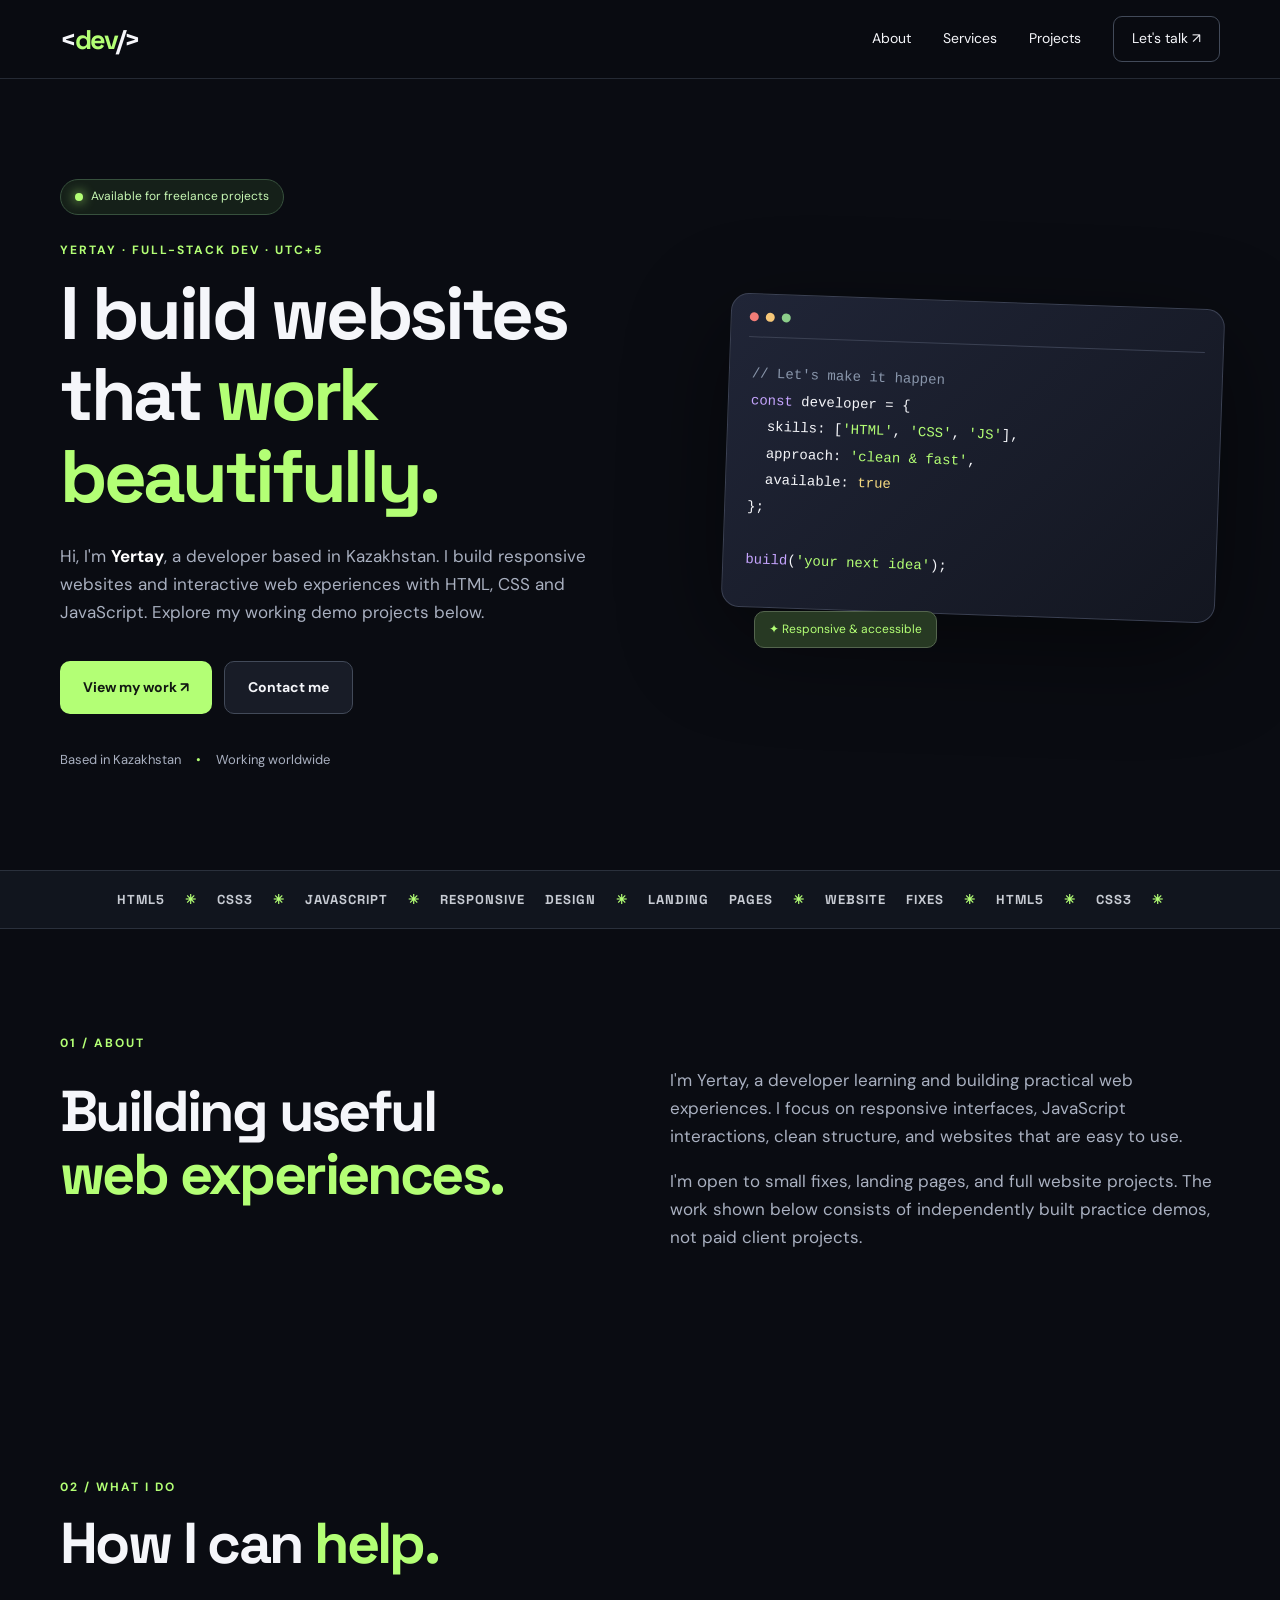
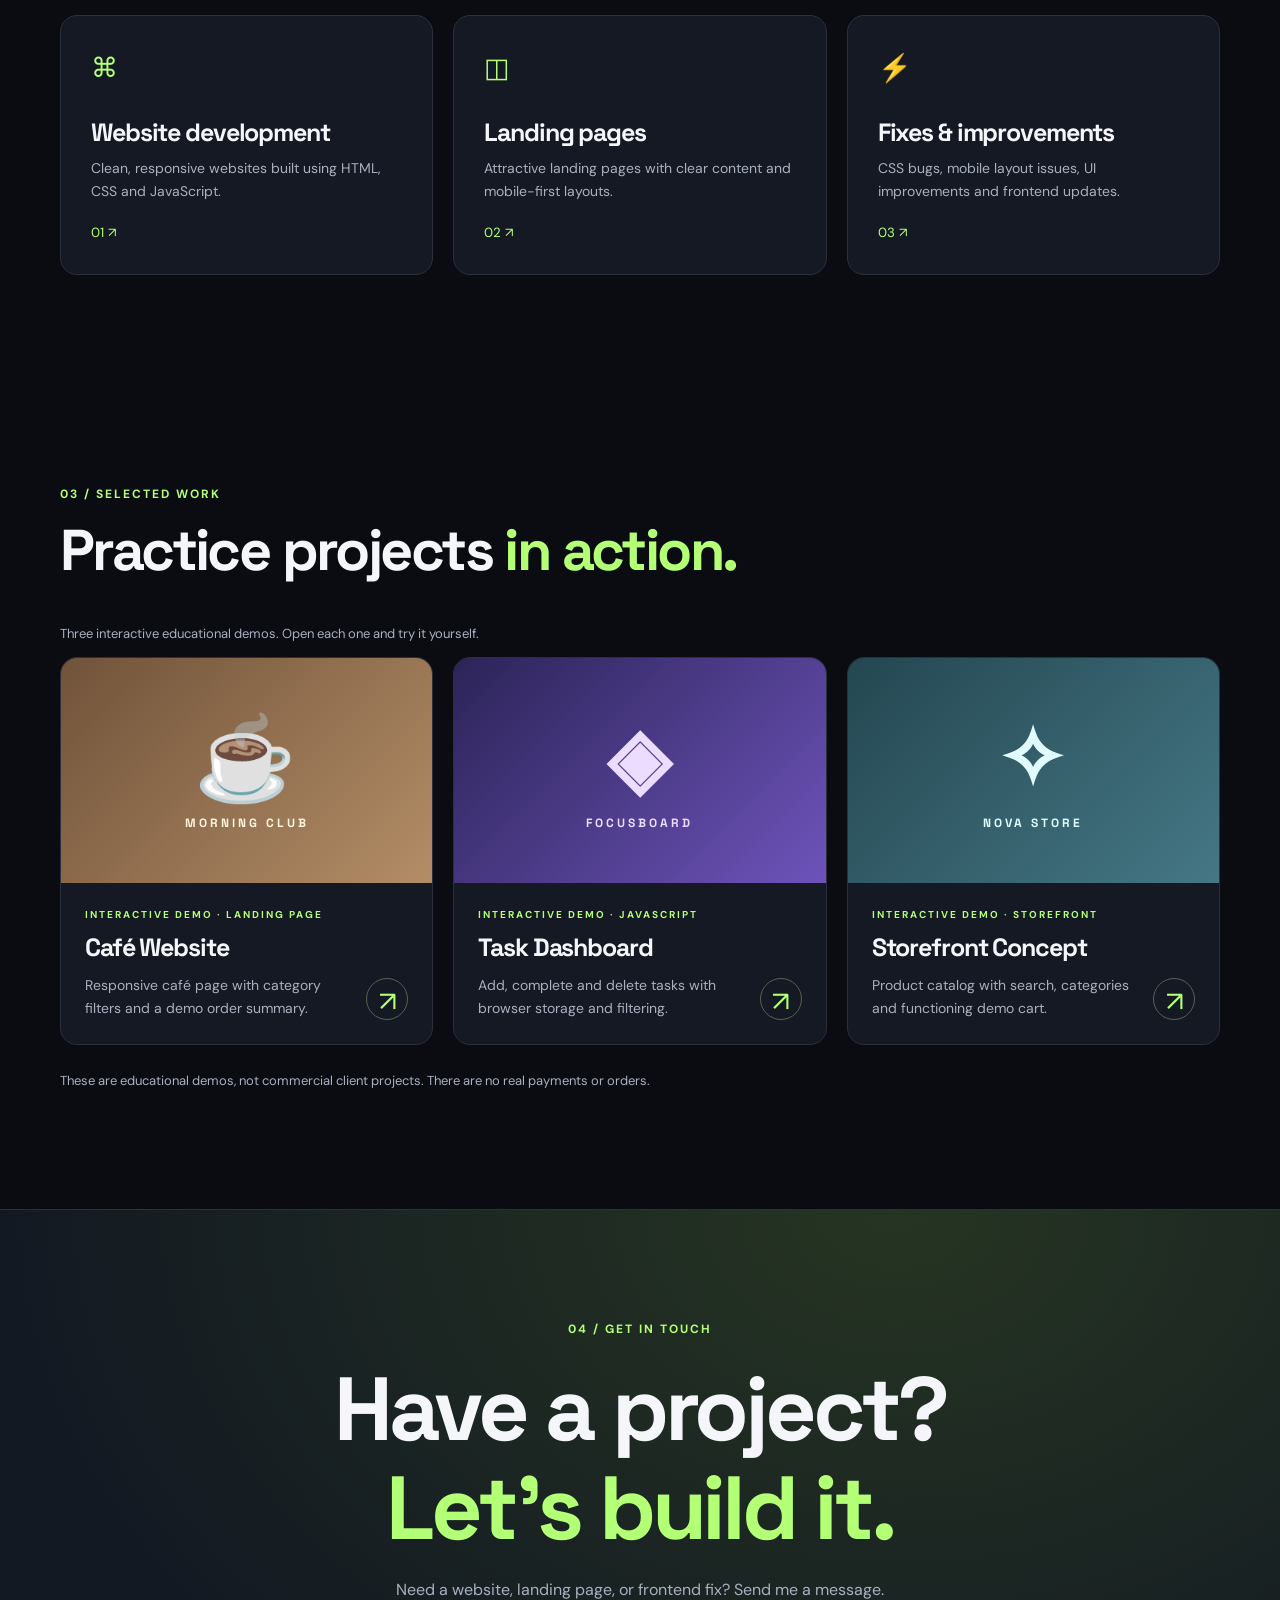
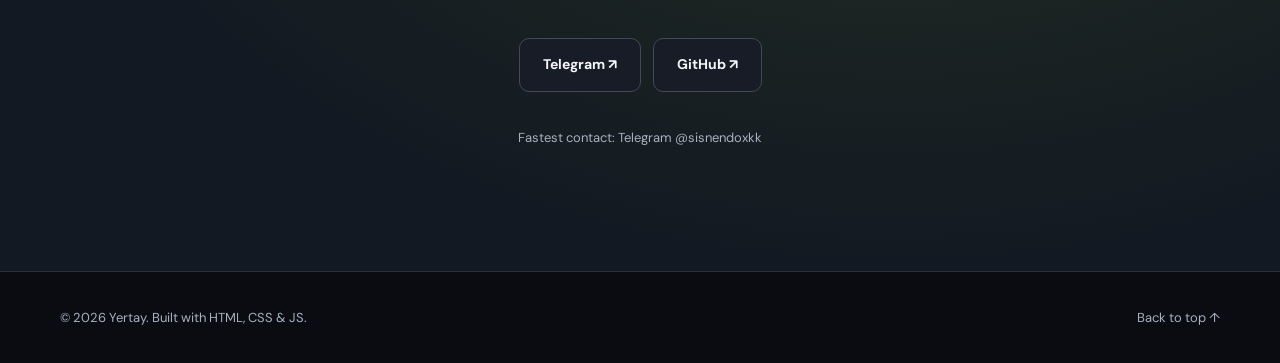
<file: index.html>
<!doctype html>
<html lang="en"><head><meta charset="utf-8"><meta name="viewport" content="width=device-width,initial-scale=1"><meta name="theme-color" content="#0a0c12"><meta name="description" content="Yertay — Web developer portfolio with interactive HTML, CSS and JavaScript demos."><title>Yertay | Full-stack dev — Portfolio</title><link rel="stylesheet" href="style.css"></head>
<body>
<header class="site-header"><nav class="container nav"><a class="logo" href="#home">&lt;<span>dev</span>/&gt;</a><button class="menu-toggle" aria-expanded="false" aria-controls="nav-links" aria-label="Toggle menu">☰</button><div class="nav-links" id="nav-links"><a href="#about">About</a><a href="#services">Services</a><a href="#projects">Projects</a><a href="#contact" class="nav-cta">Let's talk ↗</a></div></nav></header>
<main>
<section class="hero container" id="home"><div class="hero-copy"><div class="availability"><span class="pulse"></span> Available for freelance projects</div><p class="eyebrow">YERTAY · FULL-STACK DEV · UTC+5</p><h1>I build websites<br>that <em>work beautifully.</em></h1><p class="hero-sub">Hi, I'm <strong>Yertay</strong>, a developer based in Kazakhstan. I build responsive websites and interactive web experiences with HTML, CSS and JavaScript. Explore my working demo projects below.</p><div class="hero-actions"><a class="btn btn-primary" href="#projects">View my work ↗</a><a class="btn btn-secondary" href="#contact">Contact me</a></div><div class="hero-meta">Based in Kazakhstan <span>•</span> Working worldwide</div></div><div class="hero-visual"><div class="code-card"><div class="code-dots"><i></i><i></i><i></i></div><pre><span class="muted">// Let's make it happen</span>
<span class="purple">const</span> developer = {
  skills: [<span class="green">'HTML'</span>, <span class="green">'CSS'</span>, <span class="green">'JS'</span>],
  approach: <span class="green">'clean & fast'</span>,
  available: <span class="yellow">true</span>
};

<span class="purple">build</span>(<span class="green">'your next idea'</span>);</pre></div><div class="floating-tag">✦ Responsive & accessible</div></div></section>
<div class="ticker"><div class="ticker-inner">HTML5 <span>✳</span> CSS3 <span>✳</span> JAVASCRIPT <span>✳</span> RESPONSIVE DESIGN <span>✳</span> LANDING PAGES <span>✳</span> WEBSITE FIXES <span>✳</span> HTML5 <span>✳</span> CSS3 <span>✳</span></div></div>
<section class="section container" id="about"><p class="section-kicker">01 / ABOUT</p><div class="section-split"><h2>Building useful<br><span>web experiences.</span></h2><div><p>I'm Yertay, a developer learning and building practical web experiences. I focus on responsive interfaces, JavaScript interactions, clean structure, and websites that are easy to use.</p><p>I'm open to small fixes, landing pages, and full website projects. The work shown below consists of independently built practice demos, not paid client projects.</p></div></div></section>
<section class="section container" id="services"><p class="section-kicker">02 / WHAT I DO</p><h2>How I can <span>help.</span></h2><div class="service-grid"><article class="service-card"><div class="service-icon">⌘</div><h3>Website development</h3><p>Clean, responsive websites built using HTML, CSS and JavaScript.</p><small>01 ↗</small></article><article class="service-card"><div class="service-icon">◫</div><h3>Landing pages</h3><p>Attractive landing pages with clear content and mobile-first layouts.</p><small>02 ↗</small></article><article class="service-card"><div class="service-icon">⚡</div><h3>Fixes & improvements</h3><p>CSS bugs, mobile layout issues, UI improvements and frontend updates.</p><small>03 ↗</small></article></div></section>
<section class="section container" id="projects"><p class="section-kicker">03 / SELECTED WORK</p><h2>Practice projects <span>in action.</span></h2><p class="section-note">Three interactive educational demos. Open each one and try it yourself.</p><div class="project-grid">
<article class="project-card"><div class="project-art art-one"><div class="project-symbol">☕</div><span>MORNING CLUB</span></div><div class="project-info"><div><p class="project-type">INTERACTIVE DEMO · LANDING PAGE</p><h3>Café Website</h3><p>Responsive café page with category filters and a demo order summary.</p></div><a class="project-arrow" href="projects/cafe.html" aria-label="Open café demo">↗</a></div></article>
<article class="project-card"><div class="project-art art-two"><div class="project-symbol">◈</div><span>FOCUSBOARD</span></div><div class="project-info"><div><p class="project-type">INTERACTIVE DEMO · JAVASCRIPT</p><h3>Task Dashboard</h3><p>Add, complete and delete tasks with browser storage and filtering.</p></div><a class="project-arrow" href="projects/dashboard.html" aria-label="Open task dashboard">↗</a></div></article>
<article class="project-card"><div class="project-art art-three"><div class="project-symbol">✧</div><span>NOVA STORE</span></div><div class="project-info"><div><p class="project-type">INTERACTIVE DEMO · STOREFRONT</p><h3>Storefront Concept</h3><p>Product catalog with search, categories and functioning demo cart.</p></div><a class="project-arrow" href="projects/store.html" aria-label="Open storefront demo">↗</a></div></article>
</div><p class="project-disclaimer">These are educational demos, not commercial client projects. There are no real payments or orders.</p></section>
<section class="contact-section" id="contact"><div class="container contact-inner"><p class="section-kicker">04 / GET IN TOUCH</p><h2>Have a project?<br><em>Let's build it.</em></h2><p>Need a website, landing page, or frontend fix? Send me a message.</p><div class="contact-actions"><a class="btn btn-ghost" href="https://t.me/sisnendoxkk" target="_blank" rel="noopener noreferrer">Telegram ↗</a><a class="btn btn-ghost" href="https://github.com/copieeer" target="_blank" rel="noopener noreferrer">GitHub ↗</a></div><p class="contact-hint">Fastest contact: Telegram @sisnendoxkk</p></div></section>
</main><footer class="footer container"><span>© <span id="year"></span> Yertay. Built with HTML, CSS & JS.</span><a href="#home">Back to top ↑</a></footer><script src="script.js"></script></body></html>
</file>
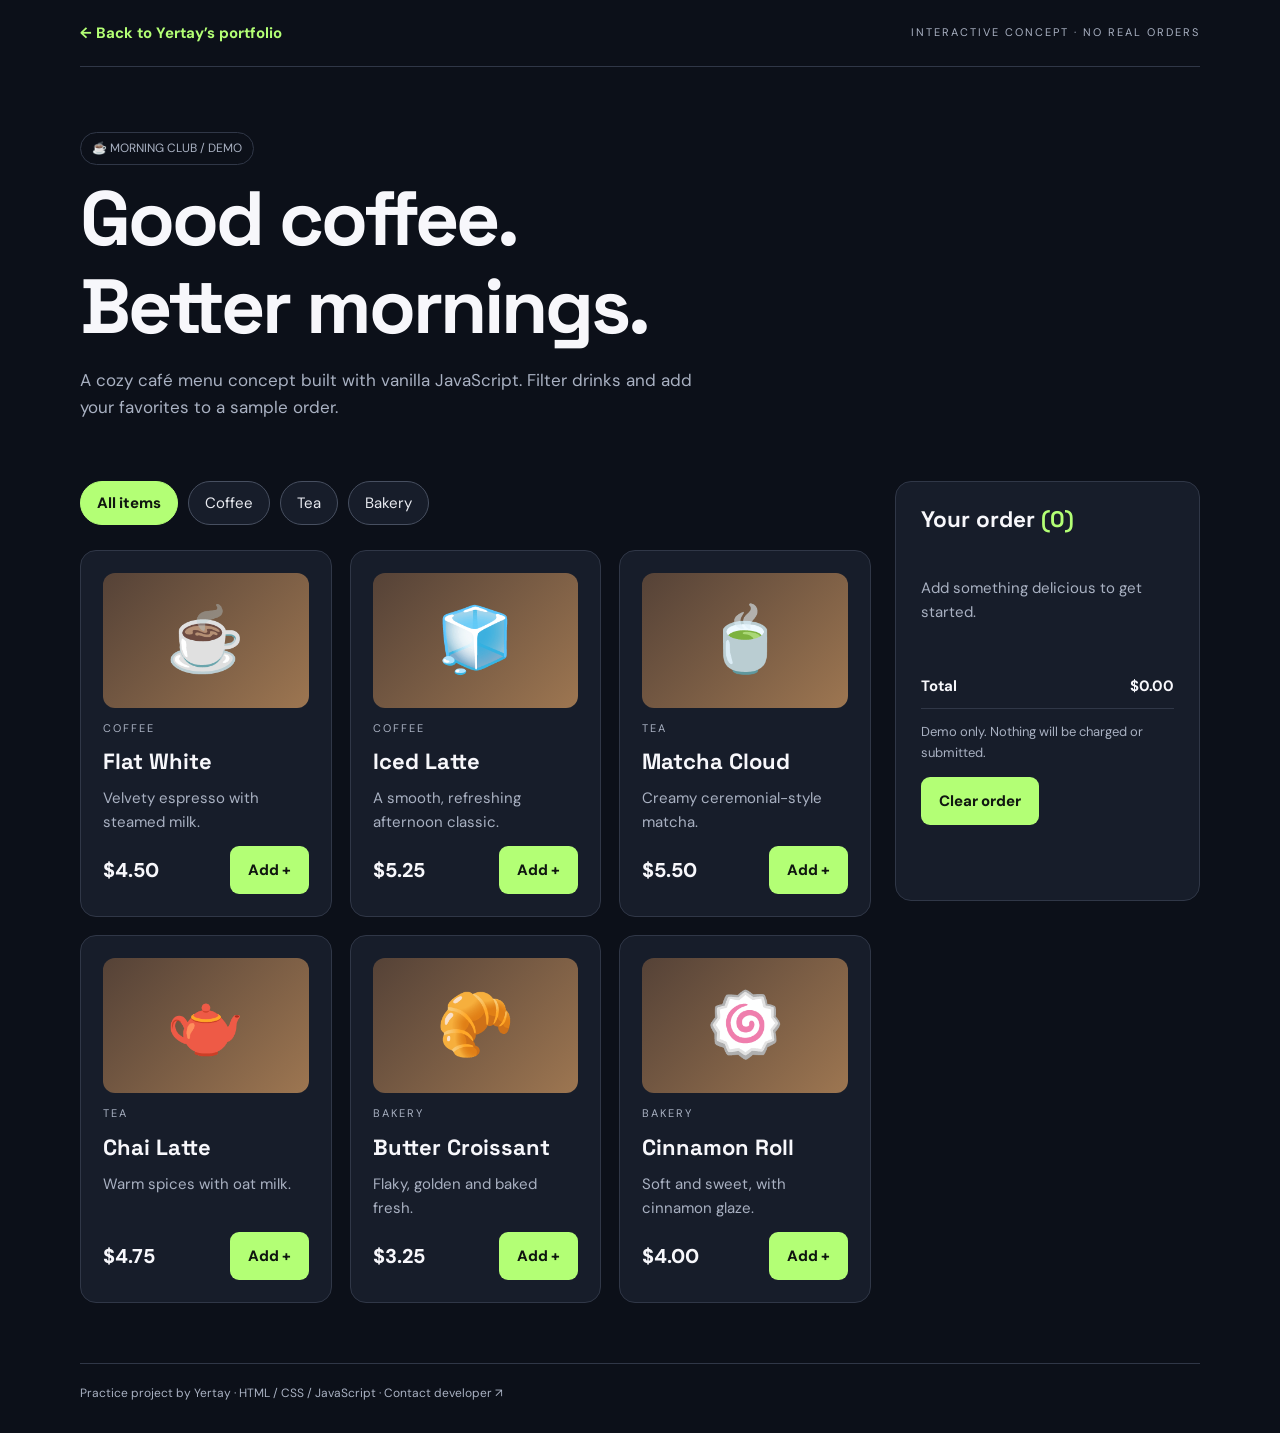
<file: projects/cafe.html>
<!doctype html><html lang="en"><head><meta charset="utf-8"><meta name="viewport" content="width=device-width,initial-scale=1"><title>Morning Club — Café Demo | Yertay</title><link rel="stylesheet" href="demo.css"><meta name="description" content="Interactive café website practice demo by Yertay."></head><body><div class="shell"><nav class="backbar"><a href="../index.html#projects">← Back to Yertay’s portfolio</a><span class="demo-label">Interactive concept · No real orders</span></nav><section class="hero"><span class="tag">☕ MORNING CLUB / DEMO</span><h1>Good coffee.<br>Better mornings.</h1><p>A cozy café menu concept built with vanilla JavaScript. Filter drinks and add your favorites to a sample order.</p></section><div class="layout"><main><div class="controls" id="categories"><button class="chip active" data-filter="all">All items</button><button class="chip" data-filter="coffee">Coffee</button><button class="chip" data-filter="tea">Tea</button><button class="chip" data-filter="bakery">Bakery</button></div><section class="grid" id="menu" aria-label="Café menu"></section></main><aside class="panel summary"><h2>Your order <span class="cart-count" id="count">(0)</span></h2><div id="order"><p class="empty">Add something delicious to get started.</p></div><div class="summaryline"><strong>Total</strong><strong id="total">$0.00</strong></div><p class="note">Demo only. Nothing will be charged or submitted.</p><button class="primary" id="clear">Clear order</button><p class="status" aria-live="polite" id="status"></p></aside></div><footer class="footer">Practice project by Yertay · HTML / CSS / JavaScript · <a href="https://t.me/sisnendoxkk">Contact developer ↗</a></footer></div><script src="cafe.js"></script></body></html>
</file>
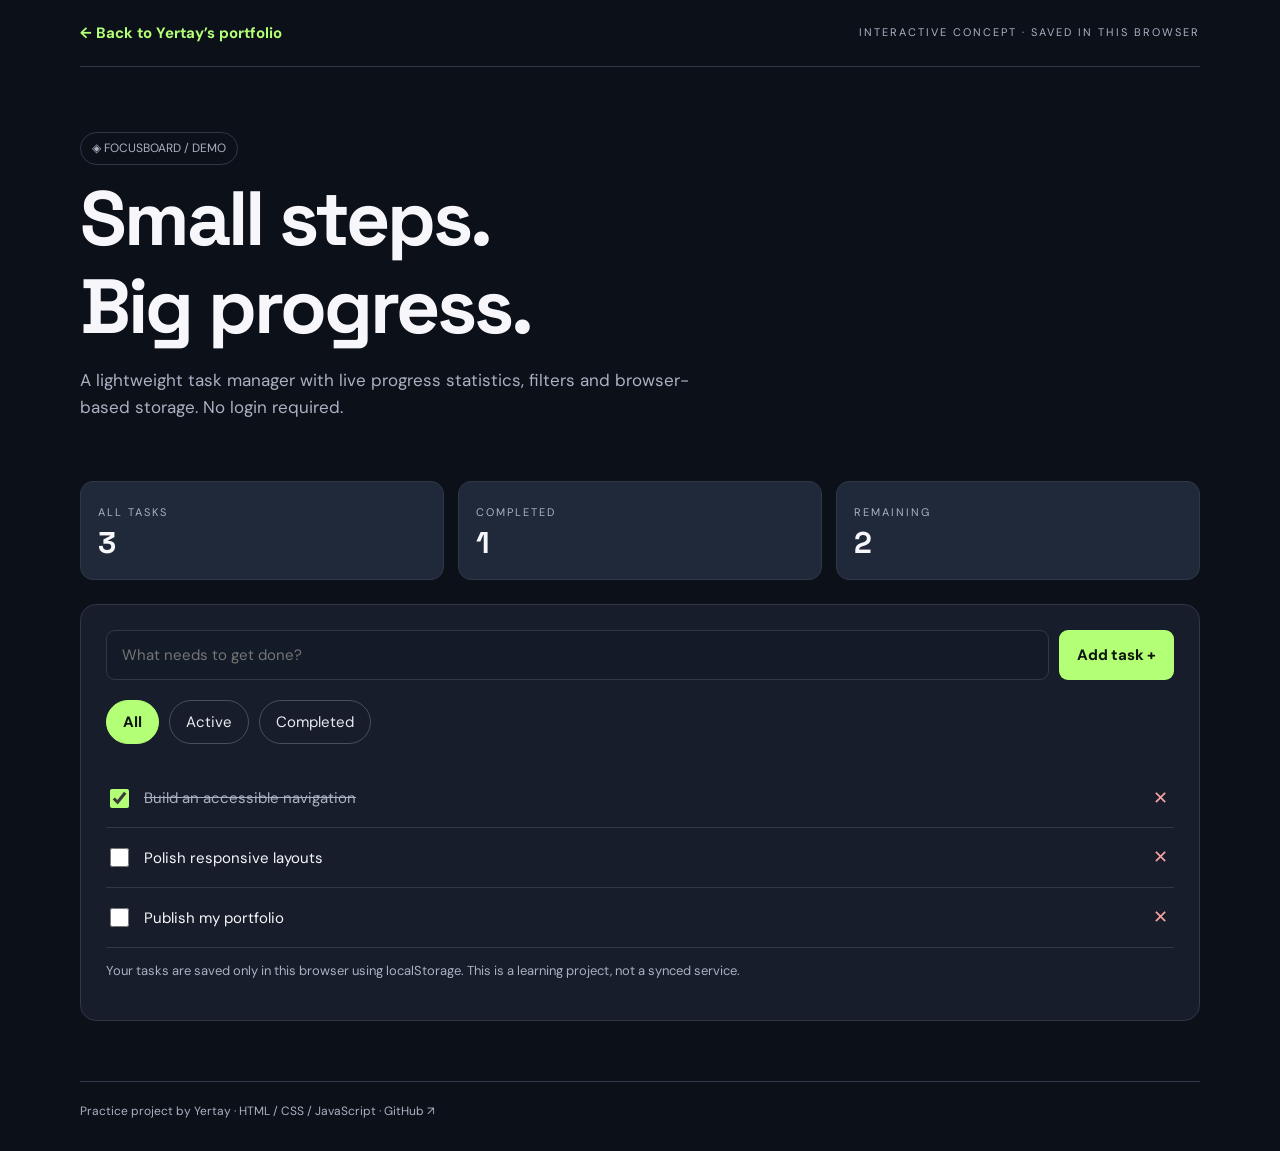
<file: projects/dashboard.html>
<!doctype html><html lang="en"><head><meta charset="utf-8"><meta name="viewport" content="width=device-width,initial-scale=1"><title>Focusboard — Task Dashboard | Yertay</title><link rel="stylesheet" href="demo.css"><meta name="description" content="Interactive task dashboard built with vanilla JavaScript and localStorage."></head><body><div class="shell"><nav class="backbar"><a href="../index.html#projects">← Back to Yertay’s portfolio</a><span class="demo-label">Interactive concept · Saved in this browser</span></nav><section class="hero"><span class="tag">◈ FOCUSBOARD / DEMO</span><h1>Small steps.<br>Big progress.</h1><p>A lightweight task manager with live progress statistics, filters and browser-based storage. No login required.</p></section><div class="statrow"><div class="stat"><span class="demo-label">All tasks</span><strong id="allcount">0</strong></div><div class="stat"><span class="demo-label">Completed</span><strong id="donecount">0</strong></div><div class="stat"><span class="demo-label">Remaining</span><strong id="leftcount">0</strong></div></div><main class="panel"><form id="taskform" class="formrow"><input class="field" id="taskinput" maxlength="100" required placeholder="What needs to get done?" aria-label="New task"><button class="primary" type="submit">Add task +</button></form><div class="controls" id="filters"><button class="chip active" data-filter="all">All</button><button class="chip" data-filter="active">Active</button><button class="chip" data-filter="done">Completed</button></div><div id="tasklist" aria-live="polite"></div><p class="note">Your tasks are saved only in this browser using localStorage. This is a learning project, not a synced service.</p></main><footer class="footer">Practice project by Yertay · HTML / CSS / JavaScript · <a href="https://github.com/copieeer">GitHub ↗</a></footer></div><script src="dashboard.js"></script></body></html>
</file>
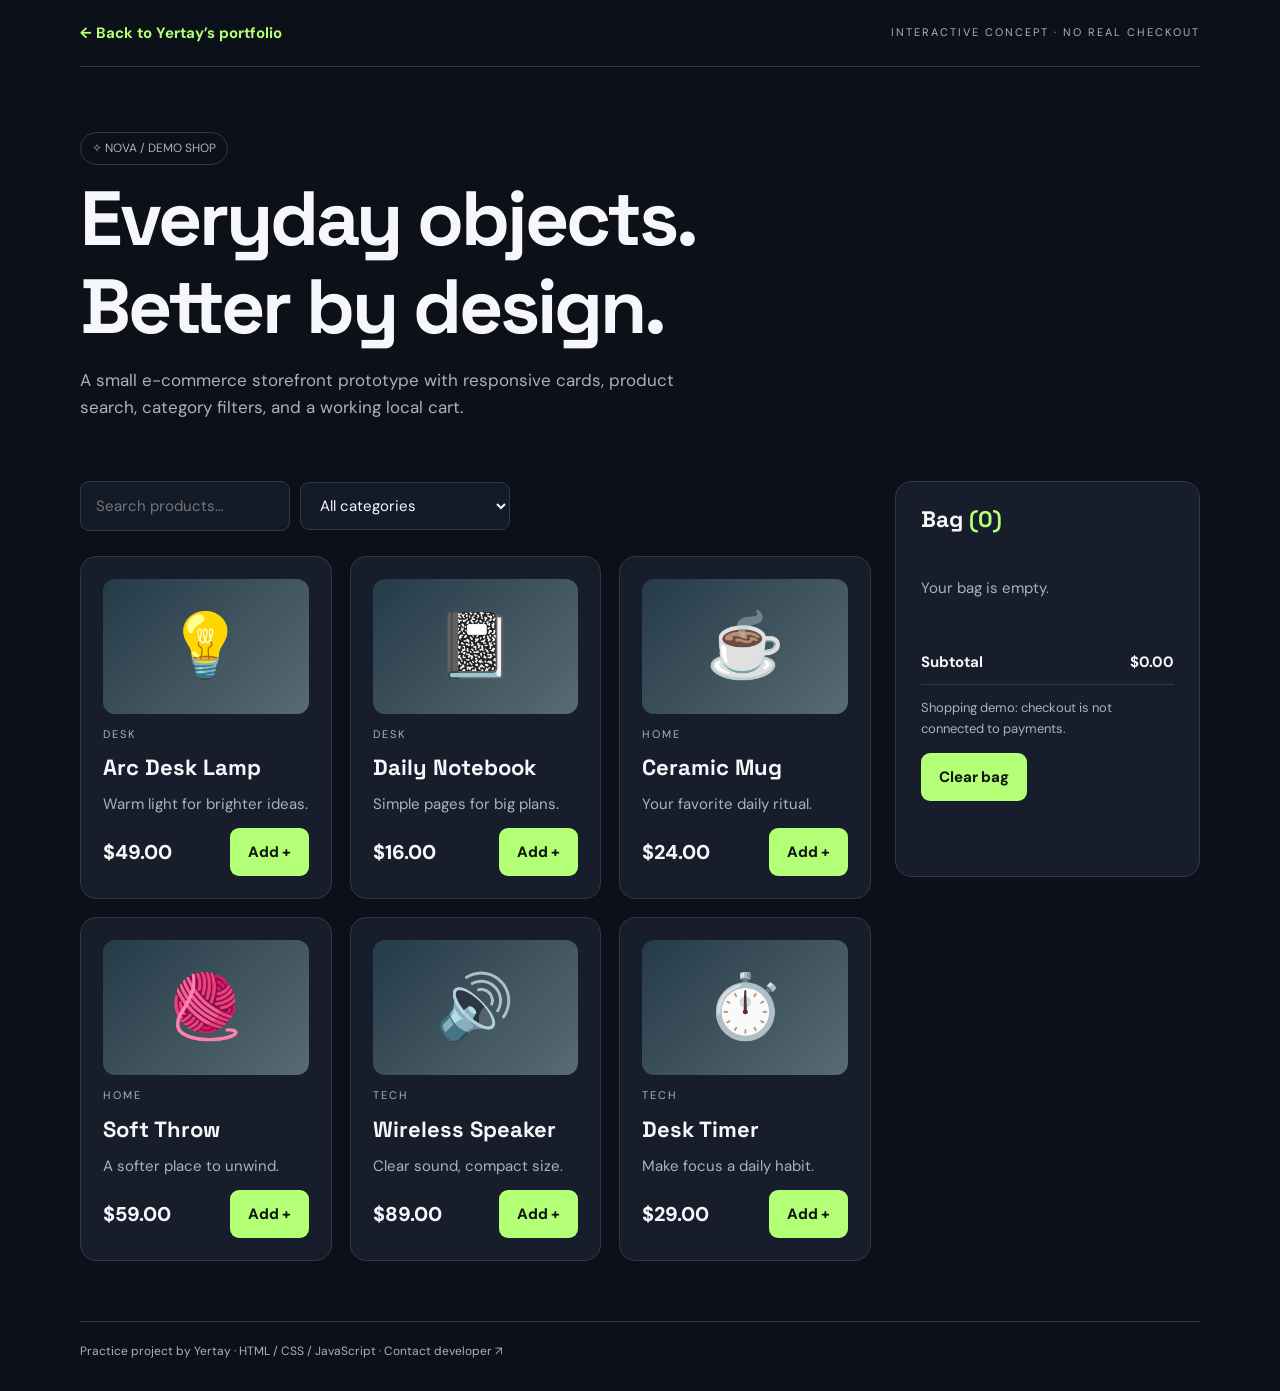
<file: projects/store.html>
<!doctype html><html lang="en"><head><meta charset="utf-8"><meta name="viewport" content="width=device-width,initial-scale=1"><title>NOVA — Storefront Demo | Yertay</title><link rel="stylesheet" href="demo.css"><meta name="description" content="Interactive product filtering, search, and demo cart storefront by Yertay."></head><body><div class="shell"><nav class="backbar"><a href="../index.html#projects">← Back to Yertay’s portfolio</a><span class="demo-label">Interactive concept · No real checkout</span></nav><section class="hero"><span class="tag">✧ NOVA / DEMO SHOP</span><h1>Everyday objects.<br>Better by design.</h1><p>A small e-commerce storefront prototype with responsive cards, product search, category filters, and a working local cart.</p></section><div class="layout"><main><div class="controls"><input class="field" type="search" id="search" placeholder="Search products…" aria-label="Search products"><select class="field" id="category" aria-label="Filter by category"><option value="all">All categories</option><option value="desk">Desk</option><option value="home">Home</option><option value="tech">Tech</option></select></div><div class="grid" id="products"></div><p class="note" id="noresults" hidden>No products match your search.</p></main><aside class="panel summary"><h2>Bag <span class="cart-count" id="count">(0)</span></h2><div id="cart"><p class="empty">Your bag is empty.</p></div><div class="summaryline"><strong>Subtotal</strong><strong id="subtotal">$0.00</strong></div><p class="note">Shopping demo: checkout is not connected to payments.</p><button class="primary" id="clear">Clear bag</button><p class="status" aria-live="polite" id="status"></p></aside></div><footer class="footer">Practice project by Yertay · HTML / CSS / JavaScript · <a href="https://t.me/sisnendoxkk">Contact developer ↗</a></footer></div><script src="store.js"></script></body></html>
</file>
<file: style.css>
@import url('https://fonts.googleapis.com/css2?family=DM+Sans:wght@400;500;600;700;800&family=Space+Grotesk:wght@400;500;600;700&display=swap');
:root{--bg:#0a0c12;--panel:#151923;--line:#2a303c;--text:#f5f6fa;--muted:#a9b0c0;--accent:#b3ff75;--purple:#b49afa}*{box-sizing:border-box}html{scroll-behavior:smooth}body{margin:0;background:var(--bg);color:var(--text);font:16px/1.65 'DM Sans',sans-serif}a{color:inherit;text-decoration:none}button{font:inherit;cursor:pointer}h1,h2,h3{font-family:'Space Grotesk',sans-serif;line-height:1.1;letter-spacing:-.045em}h1,h2,h3,p{margin-top:0}.container{width:min(1160px,calc(100% - 48px));margin-inline:auto}.site-header{position:sticky;top:0;z-index:20;border-bottom:1px solid #252a34;background:#0a0c12ec;backdrop-filter:blur(15px)}.nav{height:78px;display:flex;align-items:center;justify-content:space-between}.logo{font:bold 27px 'Space Grotesk';letter-spacing:-2px}.logo span{color:var(--accent)}.nav-links{display:flex;gap:32px;align-items:center;font-size:14px}.nav-links a:hover,.footer a:hover{color:var(--accent)}.nav-cta{border:1px solid #424a59;padding:10px 18px;border-radius:9px}.menu-toggle{display:none;border:1px solid var(--line);background:var(--panel);color:white;border-radius:8px;padding:5px 12px}.hero{display:grid;grid-template-columns:1.12fr .88fr;align-items:center;gap:38px;min-height:660px;padding-block:100px}.availability{display:inline-flex;align-items:center;gap:8px;border:1px solid #37513d;background:#152019;border-radius:99px;color:#c7f7b3;font-size:12px;padding:7px 14px}.pulse{width:8px;height:8px;background:var(--accent);border-radius:50%;box-shadow:0 0 12px var(--accent)}.eyebrow,.section-kicker,.project-type{font-size:12px;font-weight:700;letter-spacing:2px;color:var(--accent);text-transform:uppercase}.eyebrow{margin-top:26px}.hero h1{font-size:clamp(48px,5.8vw,82px);margin:12px 0 24px}.hero h1 em,.contact-inner h2 em{color:var(--accent);font-style:normal}.hero-sub{color:var(--muted);font-size:17px;max-width:570px}.hero-sub strong{color:white}.hero-actions,.contact-actions{display:flex;gap:12px;flex-wrap:wrap;margin:35px 0}.btn{display:inline-flex;align-items:center;justify-content:center;border-radius:10px;padding:14px 23px;font-weight:700;font-size:14px;transition:transform .2s}.btn:hover{transform:translateY(-3px)}.btn-primary{background:var(--accent);color:#121812}.btn-secondary,.btn-ghost{border:1px solid #424a59;background:#181c27}.hero-meta,.section-note,.project-disclaimer,.contact-hint{font-size:13px;color:var(--muted)}.hero-meta span{padding-inline:12px;color:var(--accent)}.hero-visual{position:relative;min-width:0}.code-card{background:linear-gradient(135deg,#202537,#131620);box-shadow:0 30px 100px #0007;border:1px solid #3b4153;border-radius:18px;transform:rotate(2deg);padding:18px}.code-dots{display:flex;gap:7px;padding:0 0 15px;border-bottom:1px solid #3b4153}.code-dots i{height:9px;width:9px;background:#f17c77;border-radius:50%}.code-dots i:nth-child(2){background:#f6c778}.code-dots i:nth-child(3){background:#8cce8a}.code-card pre{margin:23px 4px 15px;font:clamp(10px,1.1vw,14px)/1.9 monospace;white-space:pre-wrap}.muted{color:#8996ab}.purple{color:#c6a5ff}.green{color:#b3ff75}.yellow{color:#f6da80}.floating-tag{display:inline-block;margin:-12px 0 0 28px;position:relative;border:1px solid #54654e;background:#273923;color:var(--accent);padding:8px 14px;border-radius:10px;font-size:12px}.ticker{border-top:1px solid var(--line);border-bottom:1px solid var(--line);overflow:hidden;background:#11151e}.ticker-inner{white-space:nowrap;text-align:center;padding:20px 0;word-spacing:16px;font:700 13px 'Space Grotesk';letter-spacing:1px;color:#c7cbd3}.ticker-inner span{color:var(--accent)}.section{padding-block:105px}.section h2{font-size:clamp(38px,4.5vw,64px);margin:14px 0 40px}.section h2 span,.section-split h2 span{color:var(--accent)}.section-split{display:grid;grid-template-columns:1fr 1fr;gap:60px}.section-split p{font-size:17px;color:var(--muted);max-width:550px}.service-grid,.project-grid{display:grid;grid-template-columns:repeat(3,minmax(0,1fr));gap:20px}.service-card,.project-card{border:1px solid var(--line);border-radius:17px;background:var(--panel);overflow:hidden}.service-card{padding:30px;min-height:260px;display:flex;flex-direction:column}.service-icon{font-size:27px;color:var(--accent);margin-bottom:28px}.service-card h3{font-size:25px;margin-bottom:10px}.service-card p{color:var(--muted);font-size:14px}.service-card small{color:var(--accent);margin-top:auto}.project-art{height:225px;display:flex;flex-direction:column;align-items:center;justify-content:center;gap:6px;font:700 12px 'Space Grotesk';letter-spacing:3px}.project-symbol{font-size:82px;line-height:1.2}.art-one{background:linear-gradient(135deg,#71533a,#b38d66);color:#fff6dd}.art-two{background:linear-gradient(135deg,#2c2458,#6d53ba);color:#ecdcff}.art-three{background:linear-gradient(135deg,#244751,#457785);color:#e1fcff}.project-info{display:flex;gap:12px;justify-content:space-between;align-items:flex-end;padding:24px}.project-info h3{font-size:25px;margin:12px 0}.project-info p:not(.project-type){font-size:14px;color:var(--muted);margin-bottom:0}.project-type{font-size:10px;line-height:1.5}.project-arrow{font-size:28px;color:var(--accent);border:1px solid #52634e;width:42px;height:42px;flex-shrink:0;display:grid;place-items:center;border-radius:100%;transition:background .2s}.project-arrow:hover{background:#355436}.project-disclaimer{margin-top:25px}.contact-section{background:radial-gradient(ellipse at 70% 0%,#263522,#131922 70%);border-block:1px solid var(--line)}.contact-inner{padding:110px 0;text-align:center}.contact-inner h2{font-size:clamp(50px,7vw,90px);margin:20px 0}.contact-inner>p:not(.section-kicker){color:var(--muted)}.contact-actions{justify-content:center}.footer{padding:35px 0;display:flex;justify-content:space-between;gap:15px;flex-wrap:wrap;color:var(--muted);font-size:13px}@media(max-width:920px){.hero{grid-template-columns:1fr;min-height:auto;padding-block:70px}.hero-visual{max-width:580px}.service-grid,.project-grid{grid-template-columns:repeat(2,minmax(0,1fr))}.section-split{gap:20px}}@media(max-width:640px){.container{width:min(100% - 32px,1160px)}.nav{height:67px}.menu-toggle{display:block}.nav-links{display:none;position:absolute;left:0;right:0;top:67px;background:#111620;padding:20px 24px;border-bottom:1px solid var(--line);flex-direction:column;align-items:stretch;gap:12px}.nav-links.open{display:flex}.hero{padding-block:55px}.hero h1{font-size:clamp(42px,12vw,64px)}.hero-visual{display:none}.service-grid,.project-grid,.section-split{grid-template-columns:1fr}.section{padding-block:70px}.section h2{font-size:41px}.contact-inner{padding-block:75px}.project-art{height:180px}.footer{padding-block:22px}}
</file>
<file: projects/demo.css>
@import url('https://fonts.googleapis.com/css2?family=DM+Sans:wght@400;500;600;700;800&family=Space+Grotesk:wght@400;500;600;700&display=swap');
:root{--text:#f7f7fb;--muted:#a9b1c2;--bg:#0c1019;--panel:#171d2a;--border:#303747;--accent:#b3ff75}*{box-sizing:border-box}body{margin:0;background:var(--bg);color:var(--text);font:15px/1.6 'DM Sans',sans-serif}h1,h2,h3{font-family:'Space Grotesk',sans-serif;line-height:1.14}a{color:inherit;text-decoration:none}.shell{width:min(1120px,calc(100% - 40px));margin:auto}.backbar{display:flex;justify-content:space-between;gap:15px;align-items:center;padding:21px 0;border-bottom:1px solid var(--border)}.backbar a{color:var(--accent);font-weight:700}.demo-label{font-size:11px;letter-spacing:2px;text-transform:uppercase;color:var(--muted)}.hero{padding:65px 0 42px}.hero h1{font-size:clamp(43px,6vw,78px);letter-spacing:-3px;margin:10px 0}.hero p{color:var(--muted);max-width:640px;font-size:17px}.tag{display:inline-flex;padding:6px 11px;border:1px solid var(--border);border-radius:999px;color:var(--muted);font-size:12px}.controls{display:flex;flex-wrap:wrap;gap:10px;align-items:center;margin-bottom:25px}button,input,select{font:inherit}button{cursor:pointer}button:focus-visible,input:focus-visible{outline:3px solid #b3ff75aa;outline-offset:3px}.chip{border:1px solid #474f60;background:#171d2a;color:#e8eaf0;padding:9px 16px;border-radius:40px}.chip.active,.primary{background:var(--accent);color:#101710;border-color:var(--accent);font-weight:800}.primary{border:0;border-radius:9px;padding:12px 18px}.secondary{background:#262e40;color:#f1f4f8;border:1px solid #414b5e;border-radius:9px;padding:10px 15px}.field{border:1px solid var(--border);background:#141b28;color:var(--text);padding:12px 15px;border-radius:9px;max-width:100%;min-width:210px}.grid{display:grid;grid-template-columns:repeat(3,minmax(0,1fr));gap:18px}.item{border:1px solid var(--border);border-radius:16px;padding:22px;background:var(--panel);display:flex;flex-direction:column;gap:12px}.item h3{margin:0;font-size:22px}.item p{color:var(--muted);margin:0}.price{font-weight:800;font-size:20px}.cardfoot{display:flex;justify-content:space-between;align-items:center;gap:12px;margin-top:auto}.panel{background:var(--panel);border:1px solid var(--border);border-radius:16px;padding:25px}.layout{display:grid;grid-template-columns:1fr 305px;gap:24px;align-items:start}.summary{position:sticky;top:20px}.summary h2{margin-top:0}.summaryline{display:flex;justify-content:space-between;gap:14px;border-bottom:1px solid var(--border);padding:10px 0}.note{color:var(--muted);font-size:13px}.empty{color:var(--muted);padding:25px 0}.art{height:135px;border-radius:12px;display:grid;place-items:center;font-size:63px;background:linear-gradient(135deg,#554237,#9d7651)}.footer{margin:60px 0 30px;color:var(--muted);font-size:12px;border-top:1px solid var(--border);padding-top:20px}.status{min-height:24px;color:var(--accent);font-size:13px}.statrow{display:grid;grid-template-columns:repeat(3,1fr);gap:14px;margin-bottom:24px}.stat{background:#20293a;border:1px solid var(--border);border-radius:13px;padding:17px}.stat strong{font:700 30px 'Space Grotesk';display:block}.task{display:flex;align-items:center;gap:12px;padding:14px 0;border-bottom:1px solid var(--border)}.task label{flex:1;overflow-wrap:anywhere}.task.done label{text-decoration:line-through;color:var(--muted)}.task input{accent-color:#b3ff75;width:19px;height:19px}.task button{border:0;background:transparent;color:#f5a1a1;font-size:18px}.formrow{display:flex;gap:10px;flex-wrap:wrap;margin-bottom:20px}.formrow input{flex:1}.pill{background:#30384b;color:#d0d6e4;border-radius:100px;font-size:11px;padding:3px 9px}.cart-count{color:var(--accent)}@media(max-width:810px){.layout{grid-template-columns:1fr}.summary{position:static}.grid{grid-template-columns:repeat(2,minmax(0,1fr))}}@media(max-width:560px){.shell{width:min(100% - 28px,1120px)}.hero{padding-top:45px}.grid,.statrow{grid-template-columns:1fr}.art{height:125px}.hero h1{letter-spacing:-2px}.backbar{flex-wrap:wrap}}
</file>
